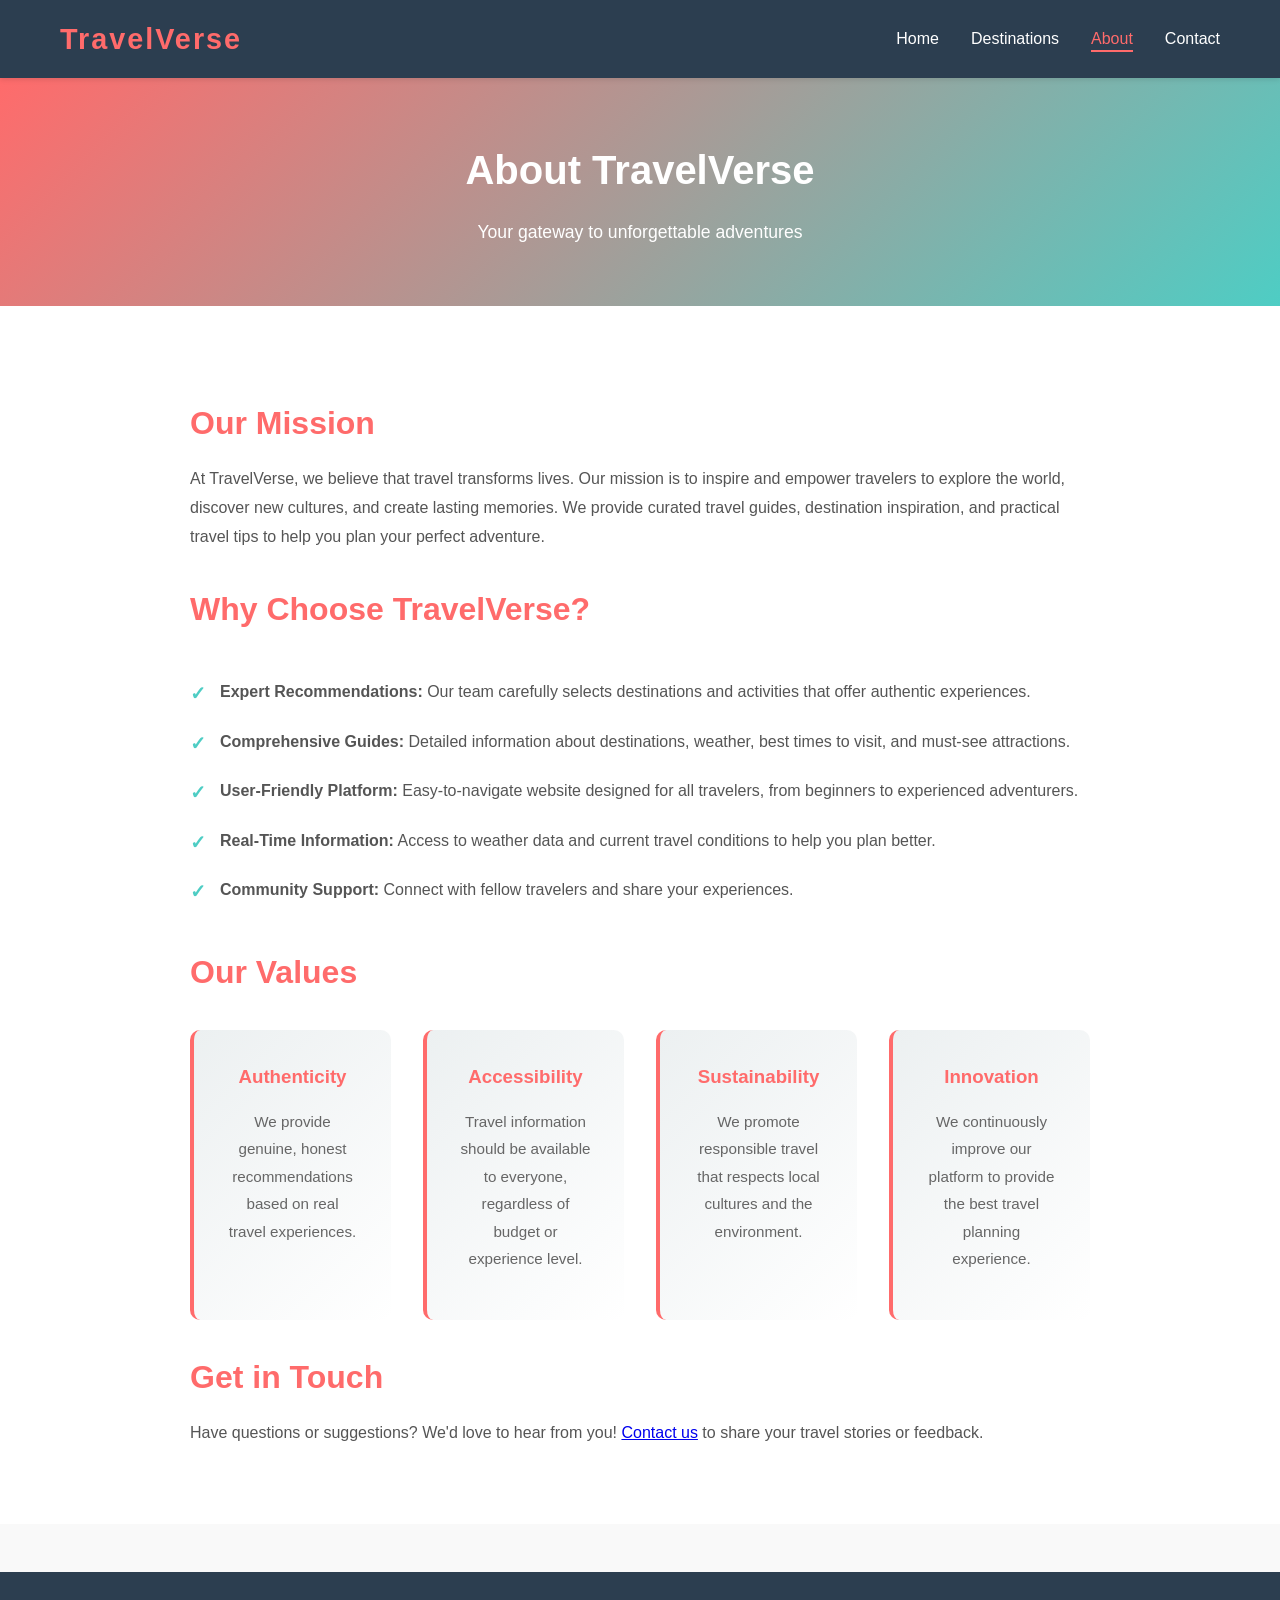
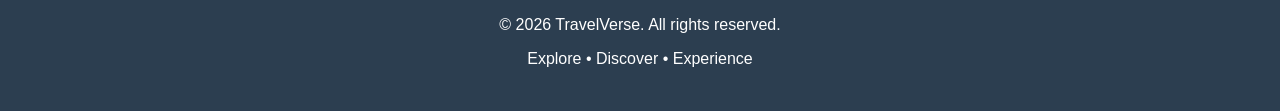
<file: about.html>
<!DOCTYPE html>
<html lang="en">
<head>
    <meta charset="UTF-8">
    <meta name="viewport" content="width=device-width, initial-scale=1.0">
    <meta name="description" content="Learn about TravelVerse and our mission to inspire travel and adventure.">
    <title>About - TravelVerse</title>
    <style>
        /* Global Styles */
        * {
            margin: 0;
            padding: 0;
            box-sizing: border-box;
        }

        :root {
            --primary-color: #FF6B6B;
            --secondary-color: #4ECDC4;
            --dark-color: #2c3e50;
            --light-color: #ecf0f1;
            --text-color: #333;
            --border-color: #ddd;
        }

        html {
            scroll-behavior: smooth;
        }

        body {
            font-family: 'Segoe UI', Tahoma, Geneva, Verdana, sans-serif;
            line-height: 1.6;
            color: var(--text-color);
            background-color: #f9f9f9;
        }

        .container {
            max-width: 1200px;
            margin: 0 auto;
            padding: 0 20px;
        }

        /* Navigation Bar */
        .navbar {
            background-color: var(--dark-color);
            padding: 1rem 0;
            position: sticky;
            top: 0;
            z-index: 100;
            box-shadow: 0 2px 5px rgba(0, 0, 0, 0.1);
        }

        .navbar .container {
            display: flex;
            justify-content: space-between;
            align-items: center;
        }

        .logo {
            color: var(--primary-color);
            font-size: 1.8rem;
            font-weight: bold;
            letter-spacing: 2px;
        }

        .nav-menu {
            display: flex;
            list-style: none;
            gap: 2rem;
        }

        .nav-menu a {
            color: white;
            text-decoration: none;
            font-weight: 500;
            position: relative;
            padding-bottom: 5px;
        }

        .nav-menu a:hover,
        .nav-menu a.active {
            color: var(--primary-color);
        }

        .nav-menu a::after {
            content: '';
            position: absolute;
            bottom: 0;
            left: 0;
            width: 0;
            height: 2px;
            background-color: var(--primary-color);
        }

        .nav-menu a:hover::after,
        .nav-menu a.active::after {
            width: 100%;
        }

        /* Page Header */
        .page-header {
            background: linear-gradient(135deg, var(--primary-color), var(--secondary-color));
            color: white;
            padding: 60px 0;
            text-align: center;
        }

        .page-header h1 {
            font-size: 2.5rem;
            margin-bottom: 1rem;
        }

        .page-header p {
            font-size: 1.1rem;
        }

        /* About Section */
        .about-section {
            padding: 60px 0;
            background: white;
        }

        .about-content {
            max-width: 900px;
            margin: 0 auto;
        }

        .about-content h2 {
            color: var(--primary-color);
            font-size: 2rem;
            margin: 2rem 0 1rem;
            margin-top: 2rem;
        }

        .about-content p {
            color: #555;
            line-height: 1.8;
            margin-bottom: 1rem;
        }

        .feature-list {
            list-style: none;
            margin: 2rem 0;
        }

        .feature-list li {
            padding: 12px 0;
            padding-left: 30px;
            position: relative;
            color: #555;
        }

        .feature-list li::before {
            content: '✓';
            position: absolute;
            left: 0;
            color: var(--secondary-color);
            font-weight: bold;
            font-size: 1.2rem;
        }

        .values-grid {
            display: grid;
            grid-template-columns: repeat(auto-fit, minmax(200px, 1fr));
            gap: 2rem;
            margin: 2rem 0;
        }

        .value-card {
            background: linear-gradient(135deg, var(--light-color), white);
            padding: 2rem;
            border-radius: 10px;
            text-align: center;
            border-left: 4px solid var(--primary-color);
        }

        .value-card h3 {
            color: var(--primary-color);
            margin-bottom: 1rem;
        }

        .value-card p {
            color: #666;
            font-size: 0.95rem;
        }

        /* Footer */
        footer {
            background-color: var(--dark-color);
            color: white;
            text-align: center;
            padding: 2rem 0;
            margin-top: 3rem;
        }

        footer p {
            margin: 0.5rem 0;
        }

        /* Responsive Design */
        @media (max-width: 768px) {
            .nav-menu {
                gap: 1rem;
            }

            .page-header h1 {
                font-size: 1.8rem;
            }

            .values-grid {
                grid-template-columns: 1fr;
            }
        }

        @media (max-width: 480px) {
            .nav-menu {
                flex-direction: column;
                gap: 0.5rem;
            }
        }
    </style>
</head>
<body>
    <!-- Navigation -->
    <nav class="navbar">
        <div class="container">
            <div class="logo">TravelVerse</div>
            <ul class="nav-menu">
                <li><a href="./index.html">Home</a></li>
                <li><a href="./destinations.html">Destinations</a></li>
                <li><a href="./about.html" class="active">About</a></li>
                <li><a href="./contact.html">Contact</a></li>
            </ul>
        </div>
    </nav>

    <!-- Page Header -->
    <div class="page-header">
        <h1>About TravelVerse</h1>
        <p>Your gateway to unforgettable adventures</p>
    </div>

    <!-- About Content -->
    <section class="about-section">
        <div class="container">
            <div class="about-content">
                <h2>Our Mission</h2>
                <p>At TravelVerse, we believe that travel transforms lives. Our mission is to inspire and empower travelers to explore the world, discover new cultures, and create lasting memories. We provide curated travel guides, destination inspiration, and practical travel tips to help you plan your perfect adventure.</p>

                <h2>Why Choose TravelVerse?</h2>
                <ul class="feature-list">
                    <li><strong>Expert Recommendations:</strong> Our team carefully selects destinations and activities that offer authentic experiences.</li>
                    <li><strong>Comprehensive Guides:</strong> Detailed information about destinations, weather, best times to visit, and must-see attractions.</li>
                    <li><strong>User-Friendly Platform:</strong> Easy-to-navigate website designed for all travelers, from beginners to experienced adventurers.</li>
                    <li><strong>Real-Time Information:</strong> Access to weather data and current travel conditions to help you plan better.</li>
                    <li><strong>Community Support:</strong> Connect with fellow travelers and share your experiences.</li>
                </ul>

                <h2>Our Values</h2>
                <div class="values-grid">
                    <div class="value-card">
                        <h3>Authenticity</h3>
                        <p>We provide genuine, honest recommendations based on real travel experiences.</p>
                    </div>
                    <div class="value-card">
                        <h3>Accessibility</h3>
                        <p>Travel information should be available to everyone, regardless of budget or experience level.</p>
                    </div>
                    <div class="value-card">
                        <h3>Sustainability</h3>
                        <p>We promote responsible travel that respects local cultures and the environment.</p>
                    </div>
                    <div class="value-card">
                        <h3>Innovation</h3>
                        <p>We continuously improve our platform to provide the best travel planning experience.</p>
                    </div>
                </div>

                <h2>Get in Touch</h2>
                <p>Have questions or suggestions? We'd love to hear from you! <a href="./contact.html">Contact us</a> to share your travel stories or feedback.</p>
            </div>
        </div>
    </section>

    <!-- Footer -->
    <footer>
        <div class="container">
            <p>&copy; 2026 TravelVerse. All rights reserved.</p>
            <p>Explore • Discover • Experience</p>
        </div>
    </footer>

    <script src="./js/main.js"></script>
</body>
</html>
</file>
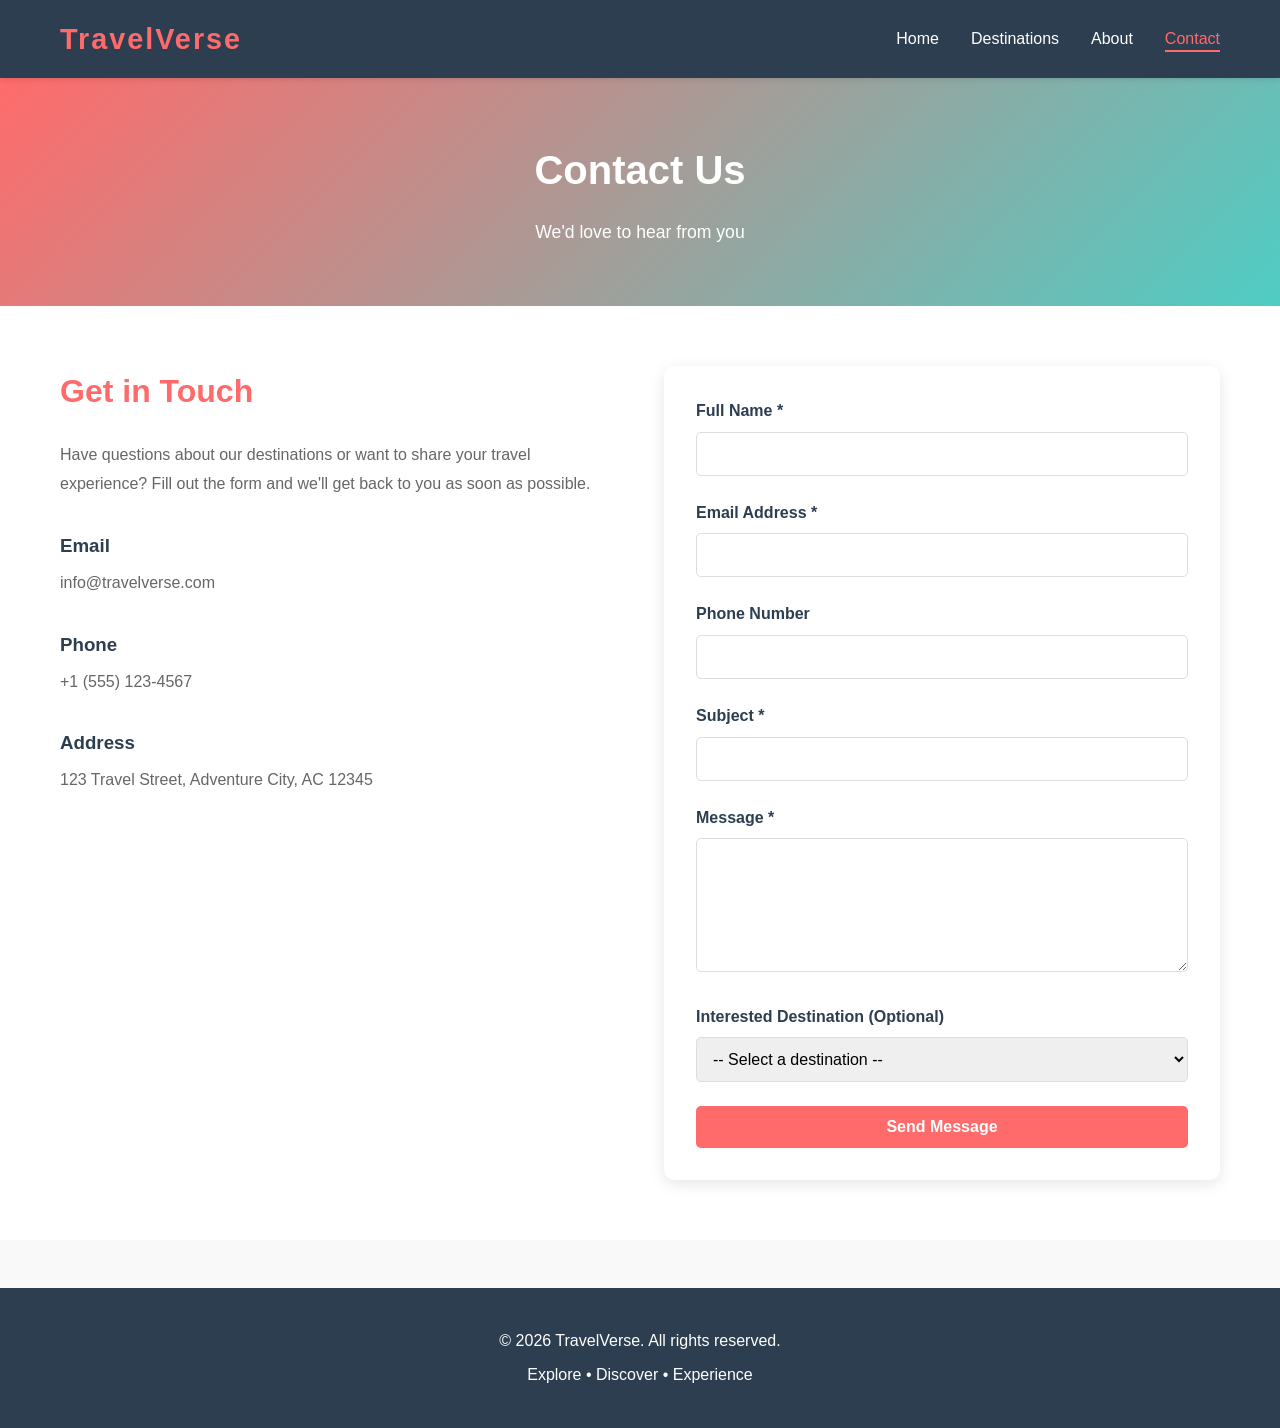
<file: contact.html>
<!DOCTYPE html>
<html lang="en">
<head>
    <meta charset="UTF-8">
    <meta name="viewport" content="width=device-width, initial-scale=1.0">
    <meta name="description" content="Contact TravelVerse - Get in touch with our team for travel inquiries and feedback.">
    <title>Contact - TravelVerse</title>
    <style>
        /* Global Styles */
        * {
            margin: 0;
            padding: 0;
            box-sizing: border-box;
        }

        :root {
            --primary-color: #FF6B6B;
            --secondary-color: #4ECDC4;
            --dark-color: #2c3e50;
            --light-color: #ecf0f1;
            --text-color: #333;
            --border-color: #ddd;
        }

        html {
            scroll-behavior: smooth;
        }

        body {
            font-family: 'Segoe UI', Tahoma, Geneva, Verdana, sans-serif;
            line-height: 1.6;
            color: var(--text-color);
            background-color: #f9f9f9;
        }

        .container {
            max-width: 1200px;
            margin: 0 auto;
            padding: 0 20px;
        }

        /* Navigation Bar */
        .navbar {
            background-color: var(--dark-color);
            padding: 1rem 0;
            position: sticky;
            top: 0;
            z-index: 100;
            box-shadow: 0 2px 5px rgba(0, 0, 0, 0.1);
        }

        .navbar .container {
            display: flex;
            justify-content: space-between;
            align-items: center;
        }

        .logo {
            color: var(--primary-color);
            font-size: 1.8rem;
            font-weight: bold;
            letter-spacing: 2px;
        }

        .nav-menu {
            display: flex;
            list-style: none;
            gap: 2rem;
        }

        .nav-menu a {
            color: white;
            text-decoration: none;
            font-weight: 500;
            position: relative;
            padding-bottom: 5px;
        }

        .nav-menu a:hover,
        .nav-menu a.active {
            color: var(--primary-color);
        }

        .nav-menu a::after {
            content: '';
            position: absolute;
            bottom: 0;
            left: 0;
            width: 0;
            height: 2px;
            background-color: var(--primary-color);
        }

        .nav-menu a:hover::after,
        .nav-menu a.active::after {
            width: 100%;
        }

        /* Page Header */
        .page-header {
            background: linear-gradient(135deg, var(--primary-color), var(--secondary-color));
            color: white;
            padding: 60px 0;
            text-align: center;
        }

        .page-header h1 {
            font-size: 2.5rem;
            margin-bottom: 1rem;
        }

        .page-header p {
            font-size: 1.1rem;
        }

        /* Contact Section */
        .contact-section {
            padding: 60px 0;
            background: white;
        }

        .contact-grid {
            display: grid;
            grid-template-columns: 1fr 1fr;
            gap: 3rem;
            align-items: start;
        }

        .contact-info h2 {
            color: var(--primary-color);
            font-size: 2rem;
            margin-bottom: 1.5rem;
        }

        .contact-info p {
            color: #666;
            line-height: 1.8;
            margin-bottom: 2rem;
        }

        .contact-details {
            margin-top: 2rem;
        }

        .contact-item {
            margin-bottom: 2rem;
        }

        .contact-item h3 {
            color: var(--dark-color);
            margin-bottom: 0.5rem;
        }

        .contact-item p {
            color: #666;
        }

        /* Contact Form */
        .contact-form {
            background: white;
            padding: 2rem;
            border-radius: 10px;
            box-shadow: 0 4px 15px rgba(0, 0, 0, 0.1);
        }

        .form-group {
            margin-bottom: 1.5rem;
        }

        .form-group label {
            display: block;
            margin-bottom: 0.5rem;
            color: var(--dark-color);
            font-weight: bold;
        }

        .form-group input,
        .form-group textarea,
        .form-group select {
            width: 100%;
            padding: 12px;
            border: 1px solid var(--border-color);
            border-radius: 5px;
            font-family: inherit;
            font-size: 1rem;
        }

        .form-group input:focus,
        .form-group textarea:focus,
        .form-group select:focus {
            outline: none;
            border-color: var(--primary-color);
            box-shadow: 0 0 5px rgba(255, 107, 107, 0.3);
        }

        .form-group textarea {
            resize: vertical;
        }

        .submit-btn {
            width: 100%;
            padding: 12px;
            background-color: var(--primary-color);
            color: white;
            border: none;
            border-radius: 5px;
            font-size: 1rem;
            font-weight: bold;
            cursor: pointer;
        }

        .submit-btn:hover {
            background-color: #ff5252;
        }

        .error-message {
            color: #d32f2f;
            font-size: 0.85rem;
            display: block;
            margin-top: 5px;
        }

        .success-message {
            color: #388e3c;
            background-color: #c8e6c9;
            padding: 10px;
            border-radius: 5px;
            margin-top: 1rem;
            display: none;
        }

        .success-message.show {
            display: block;
        }

        /* Footer */
        footer {
            background-color: var(--dark-color);
            color: white;
            text-align: center;
            padding: 2rem 0;
            margin-top: 3rem;
        }

        footer p {
            margin: 0.5rem 0;
        }

        /* Responsive Design */
        @media (max-width: 768px) {
            .nav-menu {
                gap: 1rem;
            }

            .contact-grid {
                grid-template-columns: 1fr;
            }

            .page-header h1 {
                font-size: 1.8rem;
            }
        }

        @media (max-width: 480px) {
            .nav-menu {
                flex-direction: column;
                gap: 0.5rem;
            }

            .contact-form {
                padding: 1rem;
            }
        }
    </style>
</head>
<body>
    <!-- Navigation -->
    <nav class="navbar">
        <div class="container">
            <div class="logo">TravelVerse</div>
            <ul class="nav-menu">
                <li><a href="./index.html">Home</a></li>
                <li><a href="./destinations.html">Destinations</a></li>
                <li><a href="./about.html">About</a></li>
                <li><a href="./contact.html" class="active">Contact</a></li>
            </ul>
        </div>
    </nav>

    <!-- Page Header -->
    <div class="page-header">
        <h1>Contact Us</h1>
        <p>We'd love to hear from you</p>
    </div>

    <!-- Contact Section -->
    <section class="contact-section">
        <div class="container">
            <div class="contact-grid">
                <div class="contact-info">
                    <h2>Get in Touch</h2>
                    <p>Have questions about our destinations or want to share your travel experience? Fill out the form and we'll get back to you as soon as possible.</p>
                    
                    <div class="contact-details">
                        <div class="contact-item">
                            <h3>Email</h3>
                            <p>info@travelverse.com</p>
                        </div>
                        <div class="contact-item">
                            <h3>Phone</h3>
                            <p>+1 (555) 123-4567</p>
                        </div>
                        <div class="contact-item">
                            <h3>Address</h3>
                            <p>123 Travel Street, Adventure City, AC 12345</p>
                        </div>
                    </div>
                </div>

                <div class="contact-form-wrapper">
                    <form id="contactForm" class="contact-form" onsubmit="handleFormSubmit(event)">
                        <div class="form-group">
                            <label for="name">Full Name *</label>
                            <input type="text" id="name" name="name" required aria-label="Full Name" aria-required="true">
                            <span class="error-message" id="nameError"></span>
                        </div>

                        <div class="form-group">
                            <label for="email">Email Address *</label>
                            <input type="email" id="email" name="email" required aria-label="Email Address" aria-required="true">
                            <span class="error-message" id="emailError"></span>
                        </div>

                        <div class="form-group">
                            <label for="phone">Phone Number</label>
                            <input type="tel" id="phone" name="phone" aria-label="Phone Number">
                        </div>

                        <div class="form-group">
                            <label for="subject">Subject *</label>
                            <input type="text" id="subject" name="subject" required aria-label="Subject" aria-required="true">
                            <span class="error-message" id="subjectError"></span>
                        </div>

                        <div class="form-group">
                            <label for="message">Message *</label>
                            <textarea id="message" name="message" rows="6" required aria-label="Message" aria-required="true"></textarea>
                            <span class="error-message" id="messageError"></span>
                        </div>

                        <div class="form-group">
                            <label for="destination">Interested Destination (Optional)</label>
                            <select id="destination" name="destination" aria-label="Interested Destination">
                                <option value="">-- Select a destination --</option>
                                <option value="paris">Paris, France</option>
                                <option value="tokyo">Tokyo, Japan</option>
                                <option value="newyork">New York, USA</option>
                                <option value="bali">Bali, Indonesia</option>
                                <option value="other">Other</option>
                            </select>
                        </div>

                        <button type="submit" class="submit-btn" aria-label="Send Message">Send Message</button>
                        <div id="successMessage" class="success-message"></div>
                    </form>
                </div>
            </div>
        </div>
    </section>

    <!-- Footer -->
    <footer>
        <div class="container">
            <p>&copy; 2026 TravelVerse. All rights reserved.</p>
            <p>Explore • Discover • Experience</p>
        </div>
    </footer>

    <script src="./js/main.js"></script>
    <script src="./js/form.js"></script>
</body>
</html>
</file>
